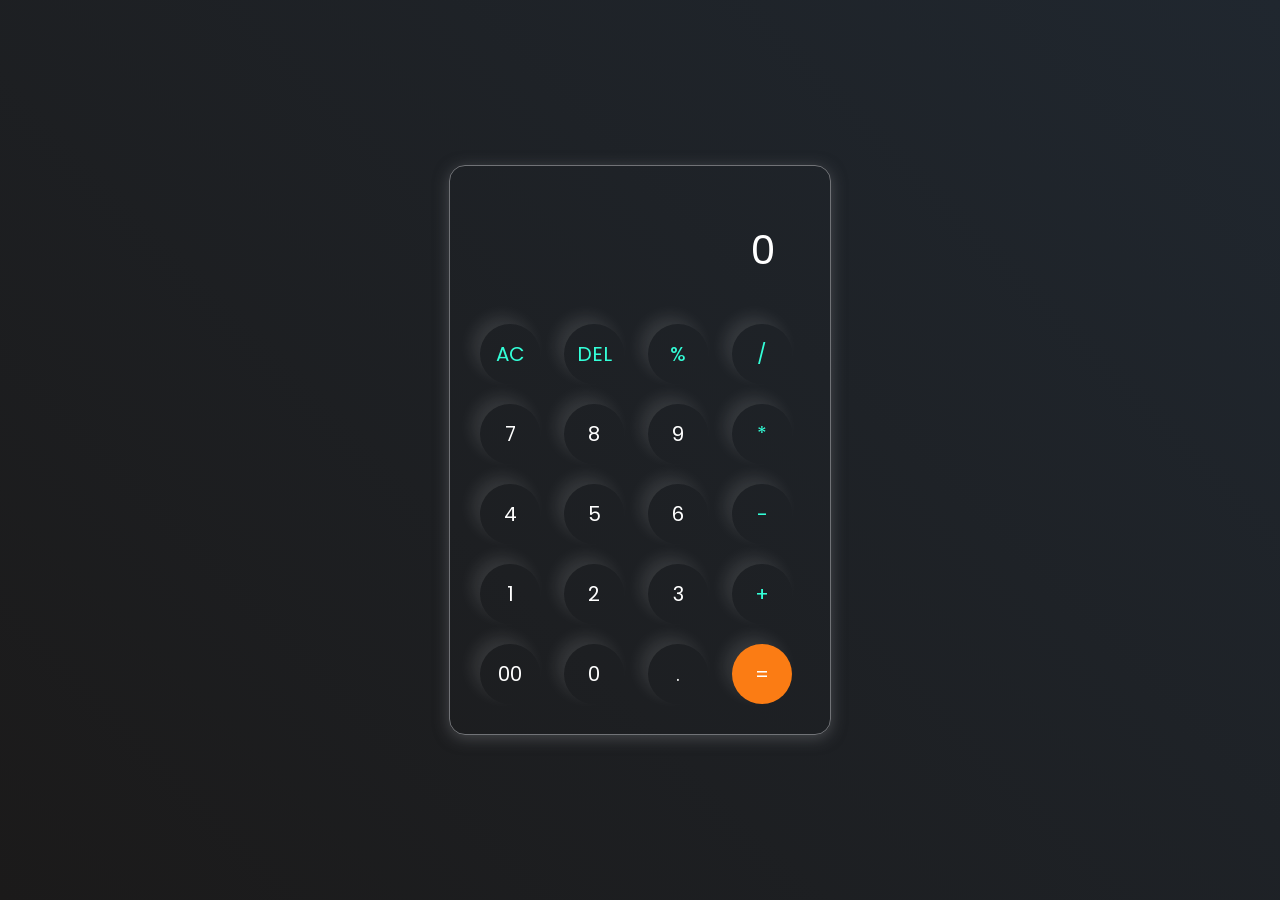
<file: calculator/index.html>
<!DOCTYPE html>
<html lang="en">
  <head>
    <meta charset="UTF-8" />
    <meta http-equiv="X-UA-Compatible" content="IE=edge" />
    <meta name="viewport" content="width=device-width, initial-scale=1.0" />
    <link rel="stylesheet" href="style.css" />
    <title>Calculator-By-Priyanshu</title>
  </head>
  <body>
    <div class="container">
      <div class="calculator">
        <input type="text" id="inputBox" placeholder="0" />
        <div class="row">
          <button class="button operator">AC</button>
          <button class="button operator">DEL</button>
          <button class="button operator">%</button>
          <button class="button operator">/</button>
        </div>
        <div class="row">
          <button class="button">7</button>
          <button class="button">8</button>
          <button class="button">9</button>
          <button class="button operator">*</button>
        </div>
        <div class="row">
          <button class="button">4</button>
          <button class="button">5</button>
          <button class="button">6</button>
          <button class="button operator">-</button>
        </div>
        <div class="row">
          <button class="button">1</button>
          <button class="button">2</button>
          <button class="button">3</button>
          <button class="button operator">+</button>
        </div>

        <div class="row">
          <button class="button">00</button>
          <button class="button">0</button>
          <button class="button">.</button>
          <button class="button equalBtn">=</button>
        </div>
      </div>
    </div>

    <script src="index.js"></script>
  </body>
</html>
</file>
<file: calculator/style.css>
@import url('https://fonts.googleapis.com/css2?family=Poppins:wght@500&display=swap');

*{
    margin: 0;
    padding: 0;
    box-sizing: border-box;
    font-family: 'Poppins', sans-serif;
}

body{
    width: 100%;
    height: 100vh;
    display: flex;
    justify-content: center;
    align-items: center;
    background: linear-gradient(45deg, #1b1a1a, #20272f);
}

.calculator{
    border: 1px solid #717377;
    padding: 20px;
    border-radius: 16px;
    background: transparent;
    box-shadow: 0px 3px 15px rgba(113, 115, 119, 0.5);
}

input{
    width: 320px;
    border: none;
    padding: 24px;
    margin: 10px;
    background: transparent;
    box-shadow: 0px 3px 15px rgbs(84, 84, 84, 0.1);
    font-size: 40px;
    text-align: right;
    cursor: pointer;
    color: #ffffff;
}

input::placeholder{
    color: #ffffff;
}

button{
    border: none;
    width: 60px;
    height: 60px;
    margin: 10px;
    border-radius: 50%;
    background: transparent;
    color: #ffffff;
    font-size: 20px;
    box-shadow: -8px -8px 15px rgba(255, 255, 255, 0.1);
    cursor: pointer;
}

.equalBtn{
    background-color: #fb7c14;
}

.operator{
    color:  #33ffd8;;
}
</file>
